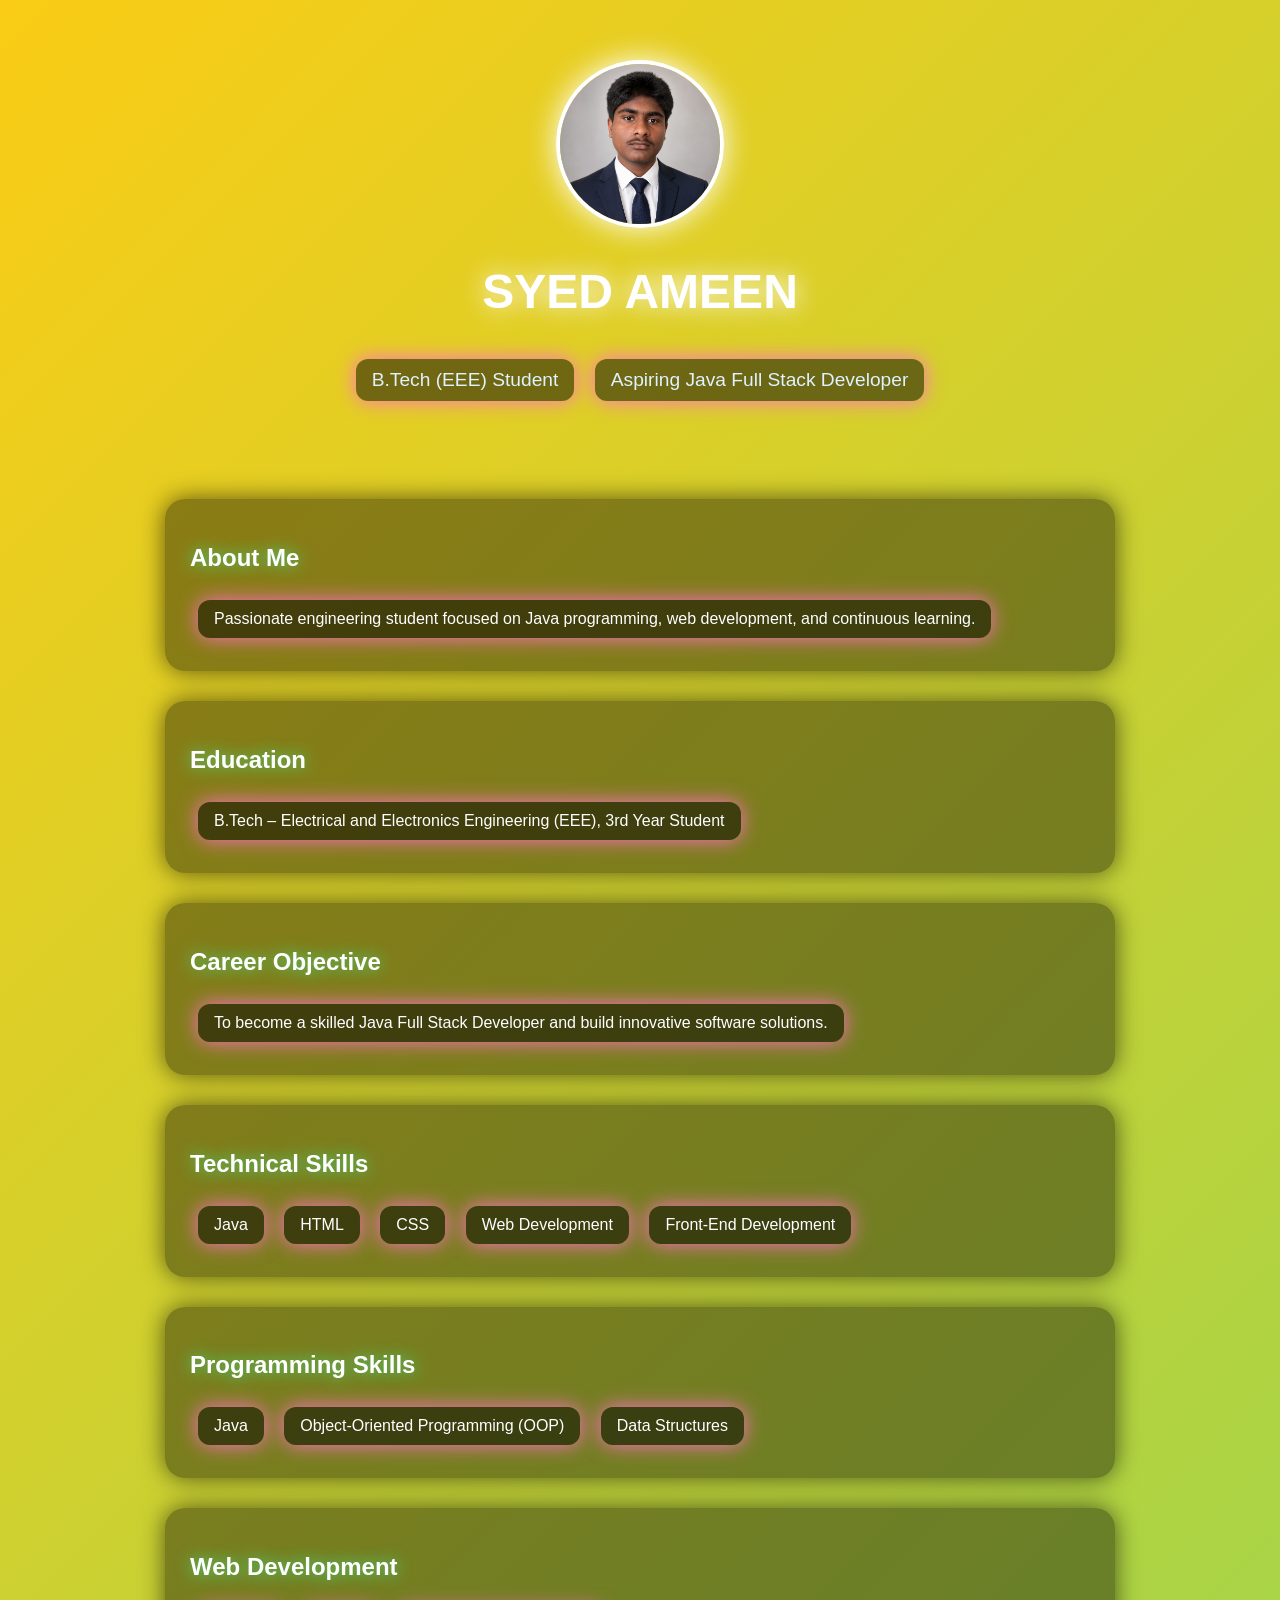
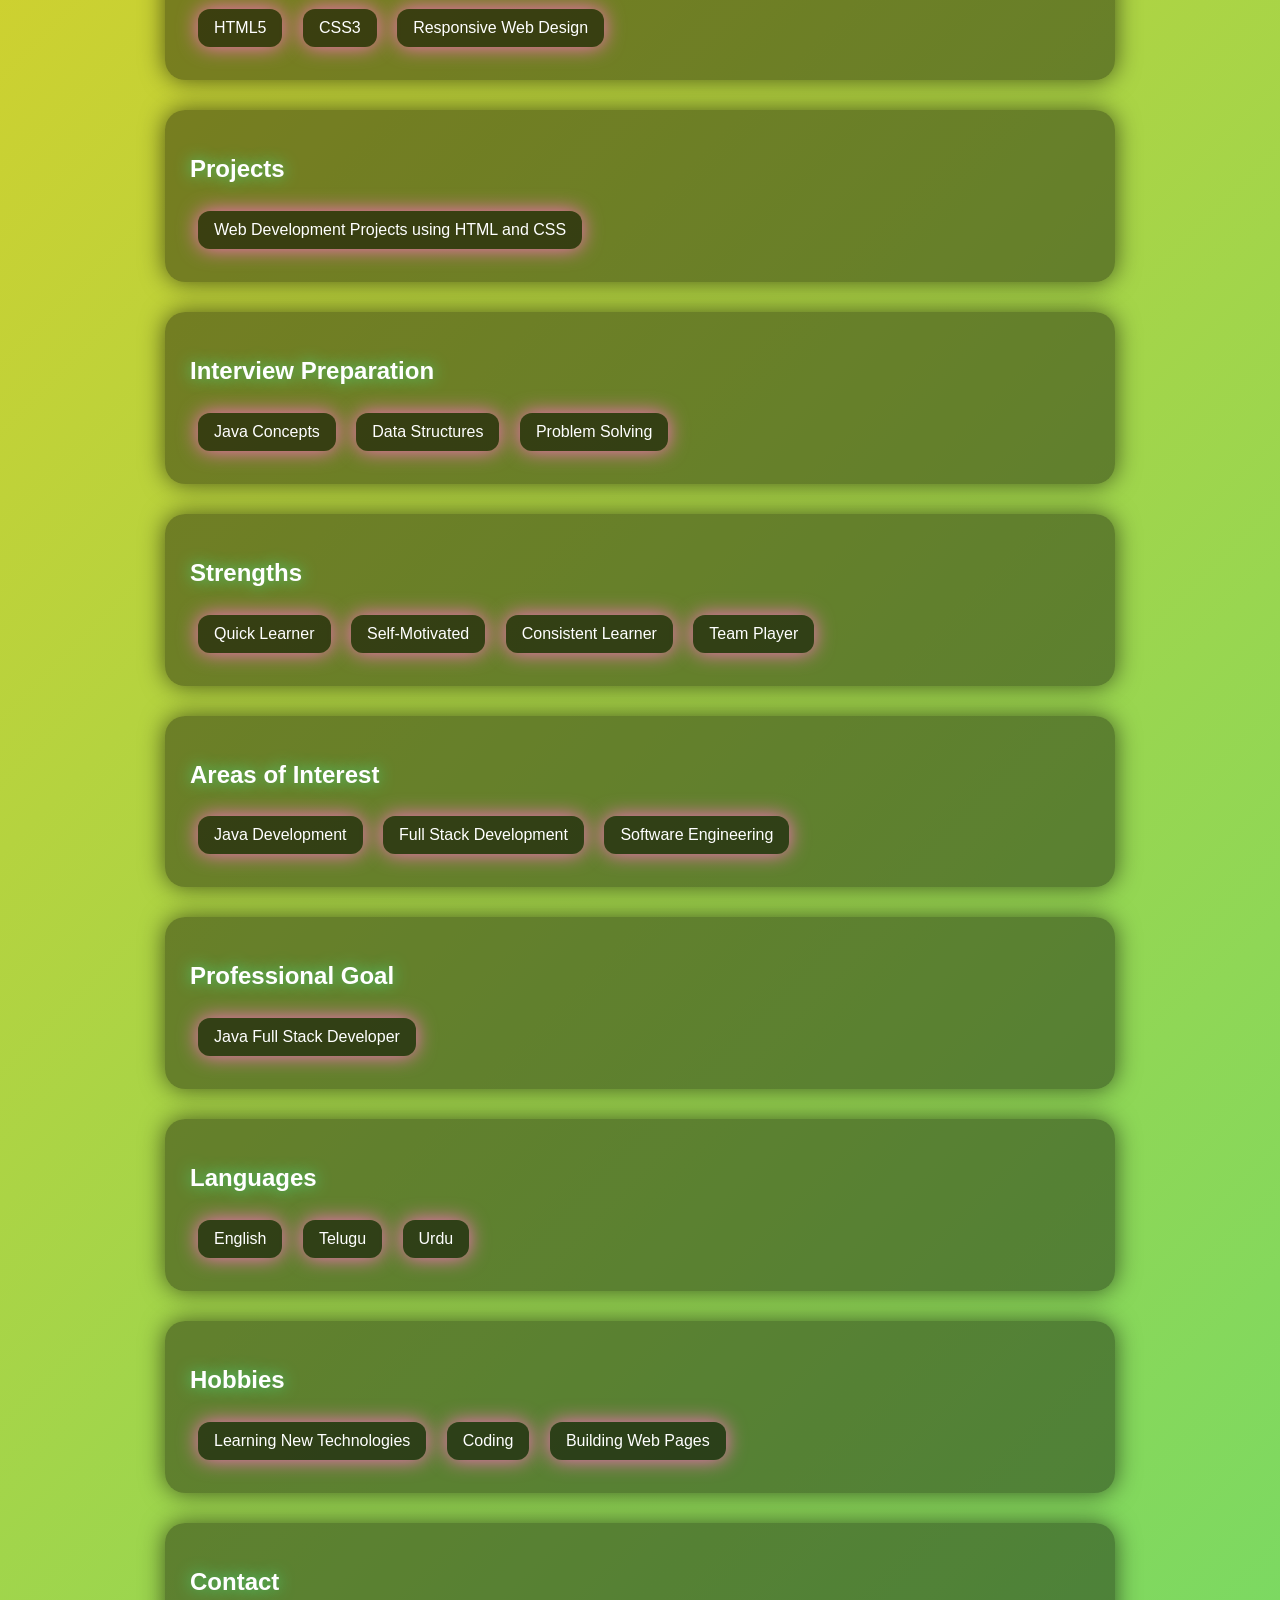
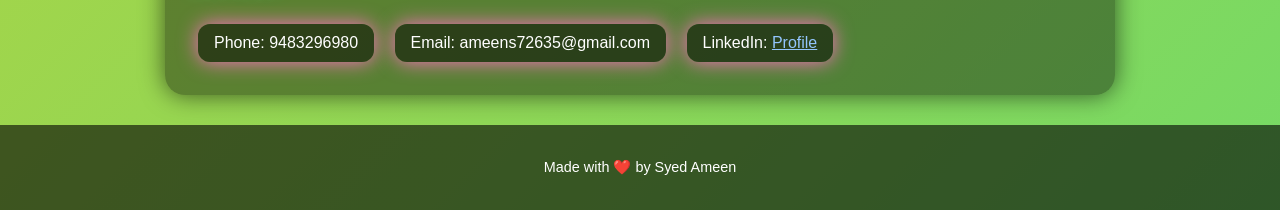
<file: index.html>
<!DOCTYPE html>
<html lang="en">
<head>
  <meta charset="UTF-8">
  <title>Syed Ameen | Resume</title>
  <style>
    /* Moving gradient background */
    body {
      margin: 0;
      font-family: 'Segoe UI', Arial, sans-serif;
      background: linear-gradient(-45deg, #ff6ec4, #7873f5, #4ade80, #facc15);
      background-size: 400% 400%;
      animation: gradientMove 12s ease infinite;
      color: #fff;
    }
    @keyframes gradientMove {
      0% {background-position: 0% 50%;}
      50% {background-position: 100% 50%;}
      100% {background-position: 0% 50%;}
    }

    header {
      text-align: center;
      padding: 60px 20px;
    }
    header h1 {
      font-size: 3rem;
      text-shadow: 0 0 25px #fff;
    }
    header p {
      font-size: 1.2rem;
      margin-top: 10px;
      color: #e0f2fe;
    }
    .profile-pic {
      width: 160px;
      height: 160px;
      border-radius: 50%;
      border: 4px solid #fff;
      box-shadow: 0 0 30px #fff;
      transition: transform 0.6s ease;
    }
    .profile-pic:hover {
      transform: scale(1.2) rotate(12deg);
    }

    /* Highlight sentences with glowing boxes */
    .highlight {
      display: inline-block;
      background: rgba(0,0,0,0.5);
      padding: 10px 16px;
      border-radius: 12px;
      margin: 8px;
      box-shadow: 0 0 20px #ff6ec4;
      animation: pulse 3s infinite;
    }
    @keyframes pulse {
      0% {box-shadow: 0 0 10px #fff;}
      50% {box-shadow: 0 0 30px #facc15;}
      100% {box-shadow: 0 0 10px #fff;}
    }

    section {
      margin: 30px auto;
      max-width: 900px;
      background: rgba(0,0,0,0.4);
      padding: 25px;
      border-radius: 20px;
      box-shadow: 0 0 25px rgba(0,0,0,0.6);
    }
    section h2 {
      color: #fff;
      text-shadow: 0 0 15px #4ade80;
    }

    footer {
      text-align: center;
      padding: 20px;
      background: rgba(0,0,0,0.6);
      color: #fff;
      font-size: 0.9rem;
    }
  </style>
</head>
<body>
  <header>
    <img src="ameen.jpeg" alt="Profile Photo" class="profile-pic">
    <h1>SYED AMEEN</h1>
    <p class="highlight">B.Tech (EEE) Student</p>
    <p class="highlight">Aspiring Java Full Stack Developer</p>
  </header>

  <section>
    <h2>About Me</h2>
    <p class="highlight">Passionate engineering student focused on Java programming, web development, and continuous learning.</p>
  </section>

  <section>
    <h2>Education</h2>
    <p class="highlight">B.Tech – Electrical and Electronics Engineering (EEE), 3rd Year Student</p>
  </section>

  <section>
    <h2>Career Objective</h2>
    <p class="highlight">To become a skilled Java Full Stack Developer and build innovative software solutions.</p>
  </section>

  <section>
    <h2>Technical Skills</h2>
    <p class="highlight">Java</p>
    <p class="highlight">HTML</p>
    <p class="highlight">CSS</p>
    <p class="highlight">Web Development</p>
    <p class="highlight">Front-End Development</p>
  </section>

  <section>
    <h2>Programming Skills</h2>
    <p class="highlight">Java</p>
    <p class="highlight">Object-Oriented Programming (OOP)</p>
    <p class="highlight">Data Structures</p>
  </section>

  <section>
    <h2>Web Development</h2>
    <p class="highlight">HTML5</p>
    <p class="highlight">CSS3</p>
    <p class="highlight">Responsive Web Design</p>
  </section>

  <section>
    <h2>Projects</h2>
    <p class="highlight">Web Development Projects using HTML and CSS</p>
  </section>

  <section>
    <h2>Interview Preparation</h2>
    <p class="highlight">Java Concepts</p>
    <p class="highlight">Data Structures</p>
    <p class="highlight">Problem Solving</p>
  </section>

  <section>
    <h2>Strengths</h2>
    <p class="highlight">Quick Learner</p>
    <p class="highlight">Self-Motivated</p>
    <p class="highlight">Consistent Learner</p>
    <p class="highlight">Team Player</p>
  </section>

  <section>
    <h2>Areas of Interest</h2>
    <p class="highlight">Java Development</p>
    <p class="highlight">Full Stack Development</p>
    <p class="highlight">Software Engineering</p>
  </section>

  <section>
    <h2>Professional Goal</h2>
    <p class="highlight">Java Full Stack Developer</p>
  </section>

  <section>
    <h2>Languages</h2>
    <p class="highlight">English</p>
    <p class="highlight">Telugu</p>
    <p class="highlight">Urdu</p>
  </section>

  <section>
    <h2>Hobbies</h2>
    <p class="highlight">Learning New Technologies</p>
    <p class="highlight">Coding</p>
    <p class="highlight">Building Web Pages</p>
  </section>

  <section>
    <h2>Contact</h2>
    <p class="highlight">Phone: 9483296980</p>
    <p class="highlight">Email: ameens72635@gmail.com</p>
    <p class="highlight">LinkedIn: <a href="https://www.linkedin.com/in/syed-ameen-881496389" target="_blank" style="color:#93c5fd;">Profile</a></p>
  </section>

  <footer>
    <p>Made with ❤️ by Syed Ameen</p>
  </footer>
</body>
</html>
</file>
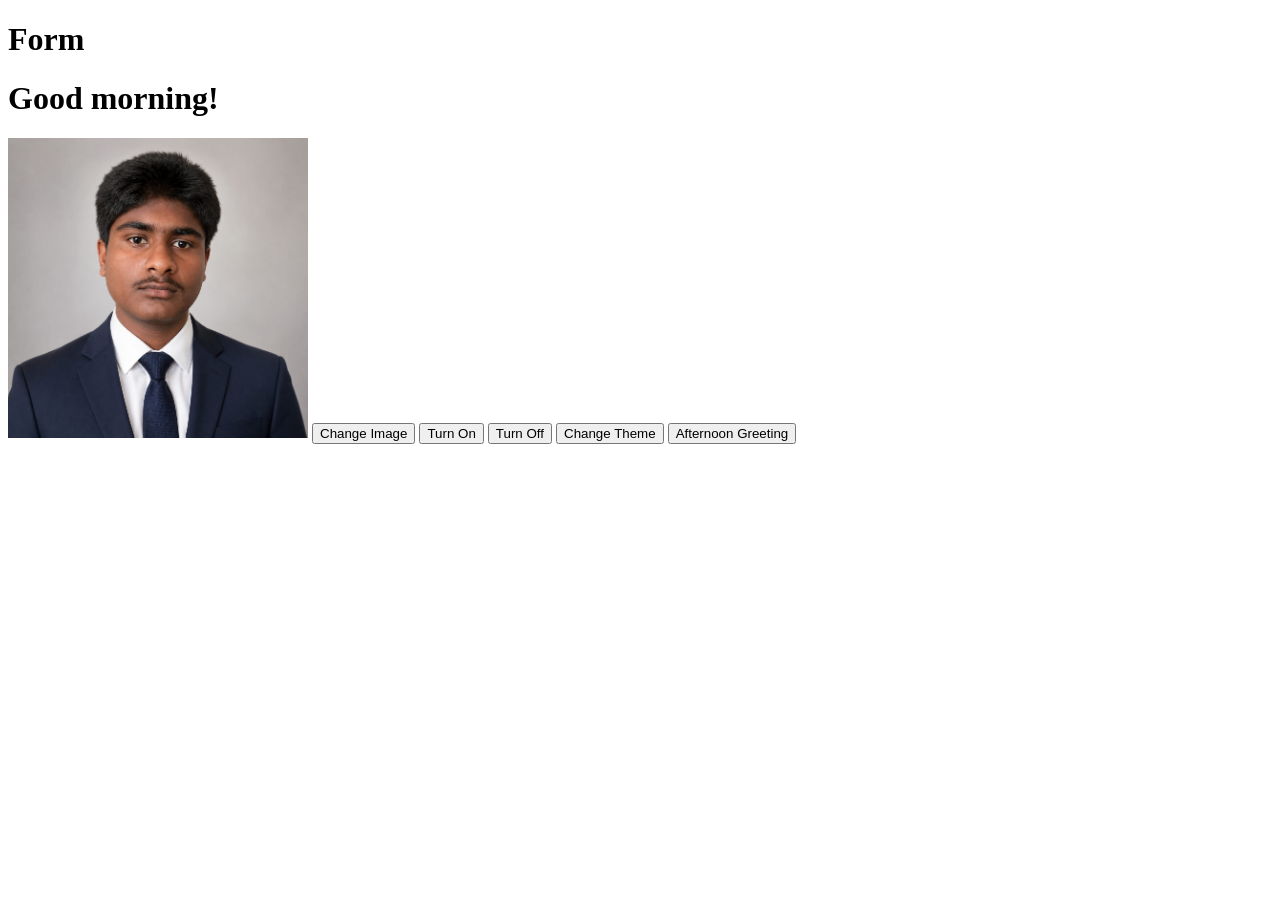
<file: a.html>
<!DOCTYPE html>
<html lang="en">
<head>
    <meta charset="UTF-8">
    <meta name="viewport" content="width=device-width, initial-scale=1.0">
    <title>Interactive Page</title>
    <script>
        let greeting = ["Good morning!", "Good afternoon!", "Good evening!", "Good night!"];
        let num = 0;
        function Greeting_afternoon(){
            let text = document.getElementById("greet");
            text.innerText =greeting[num];
            num+=1;
            if(num >3){
                num = 0;
            }
            
        }

        function turn_on(){
            let light = document.getElementById("on");
            light.src = "ameen.jpeg";
            console.log("Light is on");
        }

        function turn_off(){
            let light = document.getElementById("on");
            light.src = "ameen1.jpeg";
            console.log("Light is off");
        }

        function change_Theme(){
            if(document.body.style.backgroundColor === "black"){
                document.body.style.backgroundColor = "white";
                document.body.style.color = "black";
            } else {
                document.body.style.backgroundColor = "black";
                document.body.style.color = "white";
            }
        }
    </script>
</head>
<body>
    <h1 id="Data">Form</h1>
    <div>
        <form action="add"></form>
        <h1 id="greet">Good morning!</h1>
        <img id="on" src="ameen.jpeg" alt="on" width="300">
        
        <button onclick="document.getElementById('on').src='off.jpeg'">Change Image</button>
        <button onclick="turn_on()">Turn On</button>
        <button onclick="turn_off()">Turn Off</button>
        <button onclick="change_Theme()">Change Theme</button>
        <button onclick="Greeting_afternoon()">Afternoon Greeting</button>
    </div>
</body>
</html>
</file>
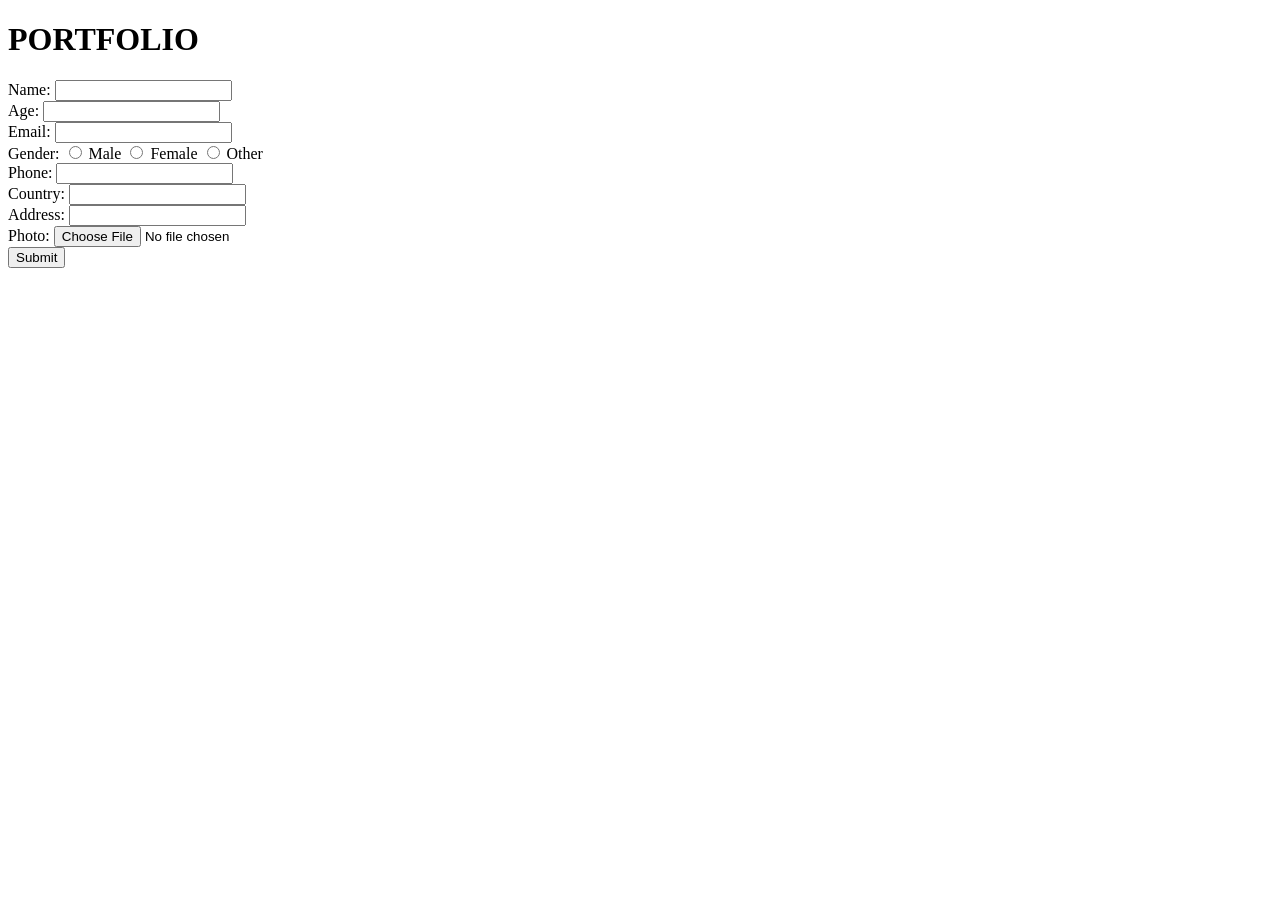
<file: a1.html>
<!DOCTYPE html>
<html lang="en">
<head>
    <meta charset="UTF-8">
    <meta name="viewport" content="width=device-width, initial-scale=1.0">
    <title>Interactive Page</title>
    <script src="a.js"></script>
    </head>
<body>
   <h1><b> PORTFOLIO</b></h1>
    <form id="details">
      <label for="name">Name:</label>
      <input type="text" id="name" name="name" required>
      <br>
      <label for="age">Age:</label>
      <input type="number" id="age" name="age" required>
      <br>
      <label for="email">Email:</label>
      <input type="email" id="email" name="email" required>
      <br>
      <label>Gender:</label>
      <label><input type="radio" name="gender" value="Male" required> Male</label>
      <label><input type="radio" name="gender" value="Female"> Female</label>
      <label><input type="radio" name="gender" value="Other"> Other</label>
      <br>
      <label for="phone">Phone:</label>
      <input type="tel" id="phone" name="phone" required>
      <br>
      <label for="country">Country:</label>
      <input type="text" id="country" name="country" required>
      <br>
      <label for="address">Address:</label>
      <input type="text" id="address" name="address" required>
      <br>
      <label for="photo">Photo:</label>
      <input type="file" id="photo" name="photo" accept="image/*" required>
      <br>
      <button type="submit" id="submitButton">Submit</button>
    </form>
    
</body>
</html>
</file>
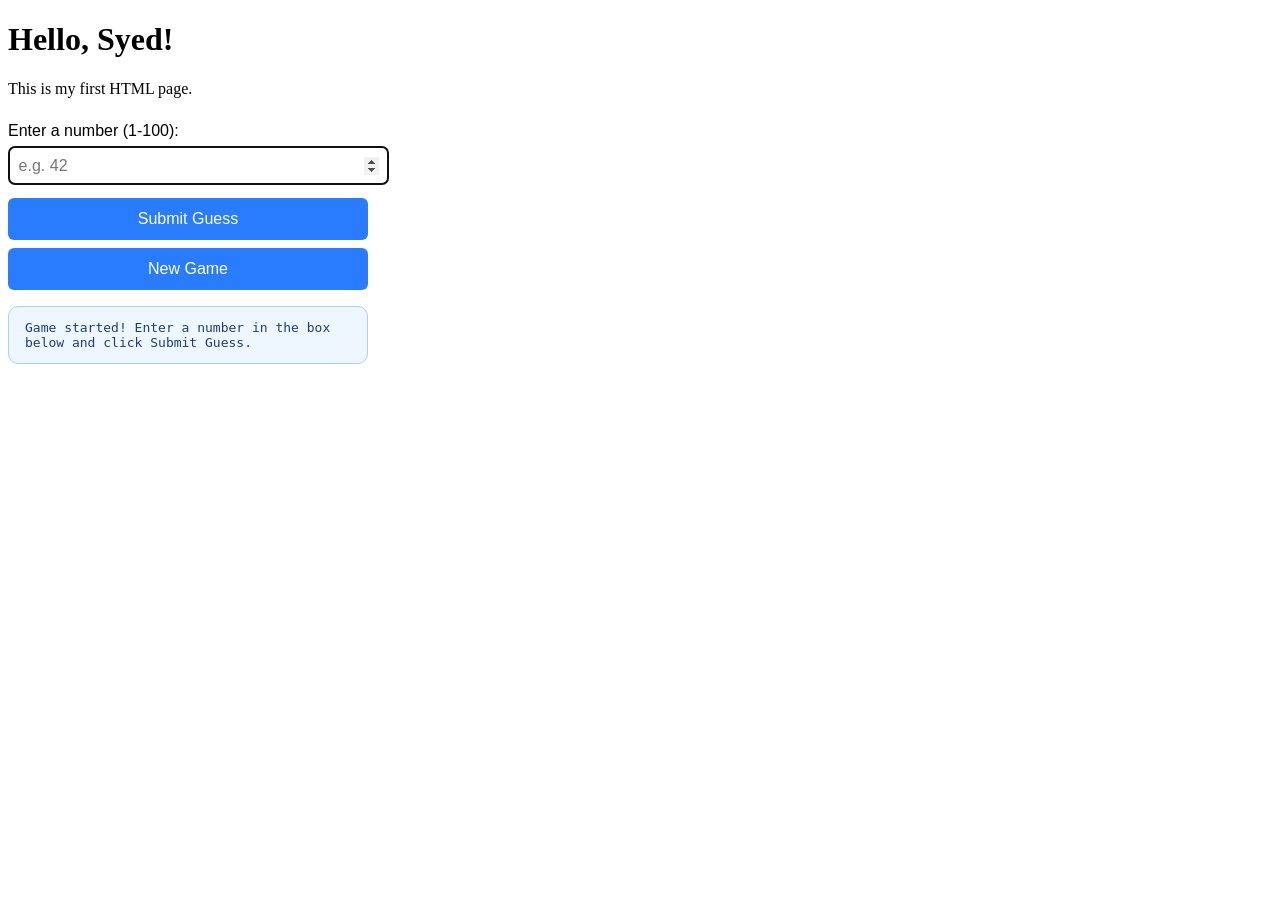
<file: consol.html>
<!DOCTYPE html>
<html>
<head>
  <title>Hello HTML</title>
  <style>
    #guess-container {
      margin-top: 1.5rem;
      max-width: 360px;
      font-family: Arial, sans-serif;
    }

    #guess-container label,
    #guess-container input,
    #guess-container button {
      display: block;
      width: 100%;
    }

    #guess-container input {
      margin: 0.4rem 0 0.8rem;
      padding: 0.6rem;
      border: 1px solid #ccc;
      border-radius: 6px;
      font-size: 1rem;
    }

    #guess-container button {
      padding: 0.75rem;
      border: none;
      border-radius: 6px;
      background: #2a7cff;
      color: white;
      font-size: 1rem;
      cursor: pointer;
    }

    #guess-container button:hover {
      background: #1c64d1;
    }

    #guess-output {
      margin-top: 1rem;
      font-family: monospace;
      white-space: pre-wrap;
    }

    .notification {
      margin: 0.4rem 0;
      padding: 0.8rem 1rem;
      border-radius: 10px;
      border: 1px solid transparent;
    }

    .notification.info {
      background: #eef6ff;
      color: #1c3d7a;
      border-color: #a8d0ff;
    }

    .notification.success {
      background: #e6f7ea;
      color: #1f5f35;
      border-color: #7dd48f;
    }

    .notification.warning {
      background: #fff4e5;
      color: #7a4d1c;
      border-color: #ffcd7d;
    }

    .notification.error {
      background: #ffecec;
      color: #7a1c1c;
      border-color: #ff9c9c;
    }
  </style>
  <script src="script.js"></script>
  <script src="atm.js"></script>
</head>
<body>
  <h1>Hello, Syed!</h1>
  <p>This is my first HTML page.</p>

  <div id="guess-container">
    <label for="guess-input">Enter a number (1-100):</label>
    <input id="guess-input" type="number" min="1" max="100" placeholder="e.g. 42" />
    <button type="button" onclick="runGuessFromInput()">Submit Guess</button>
    <button type="button" onclick="initGame()" style="margin-top: 0.5rem;">New Game</button>
    <div id="guess-output" style="margin-top: 1rem; font-family: monospace; white-space: pre-wrap;"></div>
  </div>
</body>
</html>
</file>
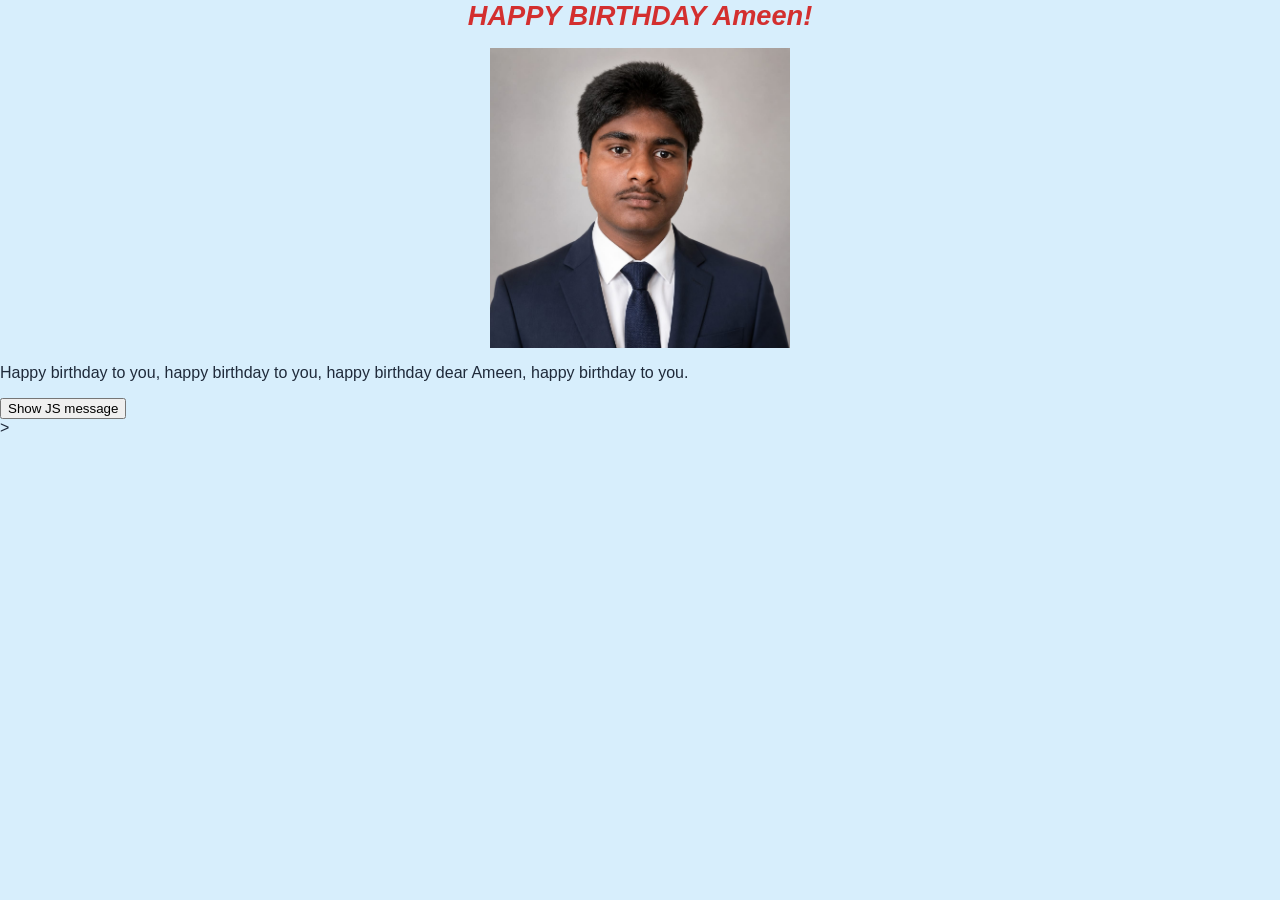
<file: html.html>
<!DOCTYPE html>
<html lang="en">
<head>
  <meta charset="UTF-8">
  <meta name="viewport" content="width=device-width, initial-scale=1.0">
  <title>Normal Code Example</title>
  <link rel="stylesheet" href="css.css">
</head>
<body>
  <header>
    
  </header>
    <div>
        <h1 id="great">HAPPY BRITHDAY</h1>
        <img src="ameen.jpeg" type="jpeg/image" alt="Sample Image" width="300">
        <p>
            Happy birthday to you, happy birthday to you, happy birthday dear Ameen, happy birthday to you.
        </p>
        <button id="showBtn">Show JS message</button>
      </div>
  
  <script src="s.js"></script>  
</body>
</html>
>
</file>
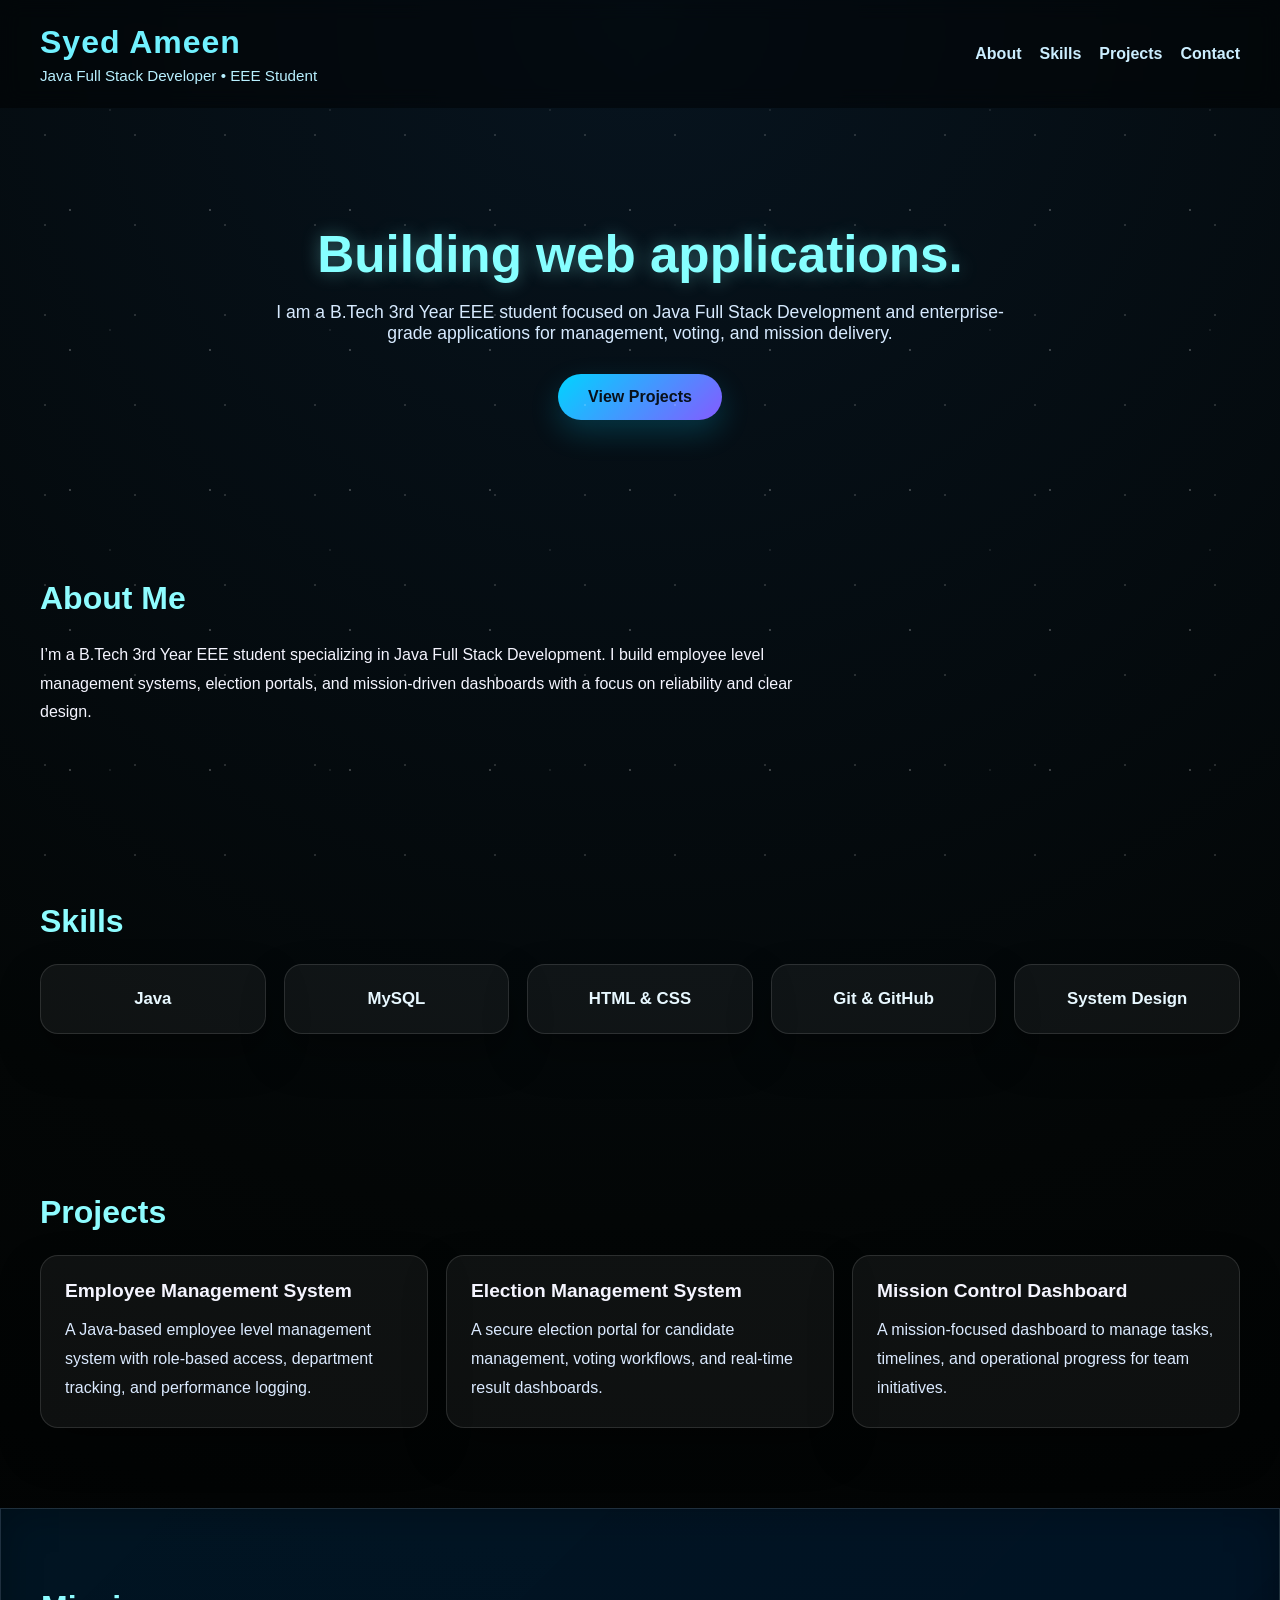
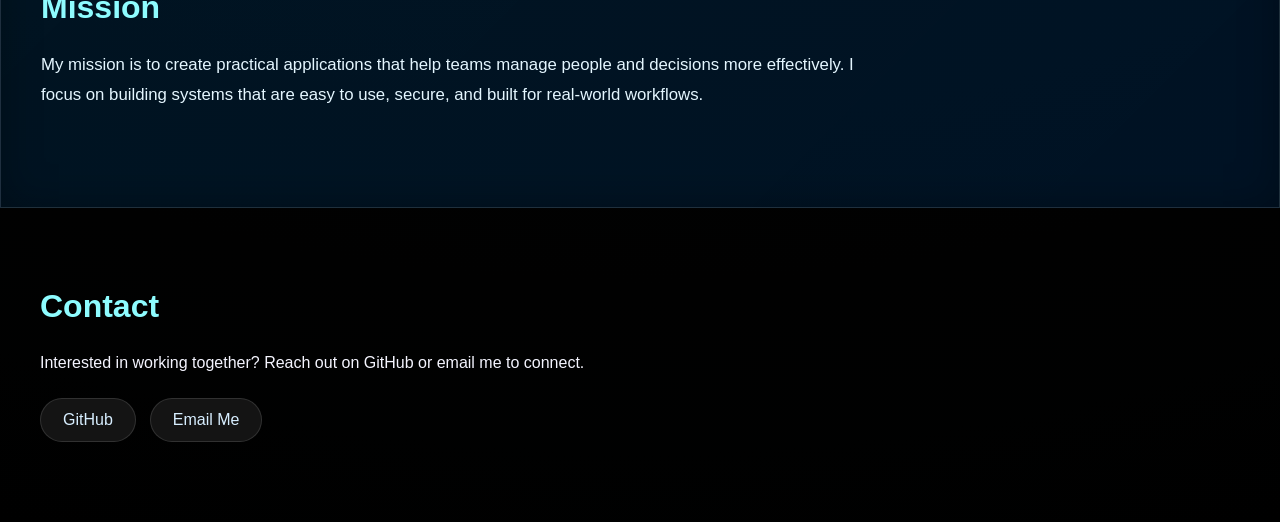
<file: portfolio.html>
<!DOCTYPE html>
<html lang="en">
<head>
  <meta charset="UTF-8">
  <meta name="viewport" content="width=device-width, initial-scale=1.0">
  <title>Syed Ameen Portfolio</title>
  <link rel="stylesheet" href="portfolio.css">
</head>
<body>
  <div class="stars"></div>

  <header>
    <div class="brand">
      <h1>Syed Ameen</h1>
      <p>Java Full Stack Developer • EEE Student</p>
    </div>
    <nav>
      <a href="#about">About</a>
      <a href="#skills">Skills</a>
      <a href="#projects">Projects</a>
      <a href="#contact">Contact</a>
    </nav>
  </header>

  <section class="hero">
    <div class="hero-content">
      <h2>Building web applications.</h2>
      <p>I am a B.Tech 3rd Year EEE student focused on Java Full Stack Development and enterprise-grade applications for management, voting, and mission delivery.</p>
      <a href="#projects" class="button">View Projects</a>
    </div>
  </section>

  <section id="about" class="panel">
    <h2>About Me</h2>
    <p>I’m a B.Tech 3rd Year EEE student specializing in Java Full Stack Development. I build employee level management systems, election portals, and mission-driven dashboards with a focus on reliability and clear design.</p>
  </section>

  <section id="skills" class="panel">
    <h2>Skills</h2>
    <div class="skills-grid">
      <div class="skill-card">Java</div>
      <div class="skill-card">MySQL</div>
      <div class="skill-card">HTML & CSS</div>
      <div class="skill-card">Git & GitHub</div>
      <div class="skill-card">System Design</div>
    </div>
  </section>

  <section id="projects" class="panel">
    <h2>Projects</h2>
    <div class="projects-grid">
      <article class="project-card">
        <h3>Employee Management System</h3>
        <p>A Java-based employee level management system with role-based access, department tracking, and performance logging.</p>
      </article>
      <article class="project-card">
        <h3>Election Management System</h3>
        <p>A secure election portal for candidate management, voting workflows, and real-time result dashboards.</p>
      </article>
      <article class="project-card">
        <h3>Mission Control Dashboard</h3>
        <p>A mission-focused dashboard to manage tasks, timelines, and operational progress for team initiatives.</p>
      </article>
    </div>
  </section>

  <section id="mission" class="panel mission-panel">
    <h2>Mission</h2>
    <p>My mission is to create practical applications that help teams manage people and decisions more effectively. I focus on building systems that are easy to use, secure, and built for real-world workflows.</p>
  </section>

  <section id="contact" class="panel contact-panel">
    <h2>Contact</h2>
    <p>Interested in working together? Reach out on GitHub or email me to connect.</p>
    <div class="contact-links">
      <a href="https://github.com" target="_blank" rel="noreferrer">GitHub</a>
      <a href="mailto:syed.ameen@example.com">Email Me</a>
    </div>
  </section>
</body>
</html>
</file>
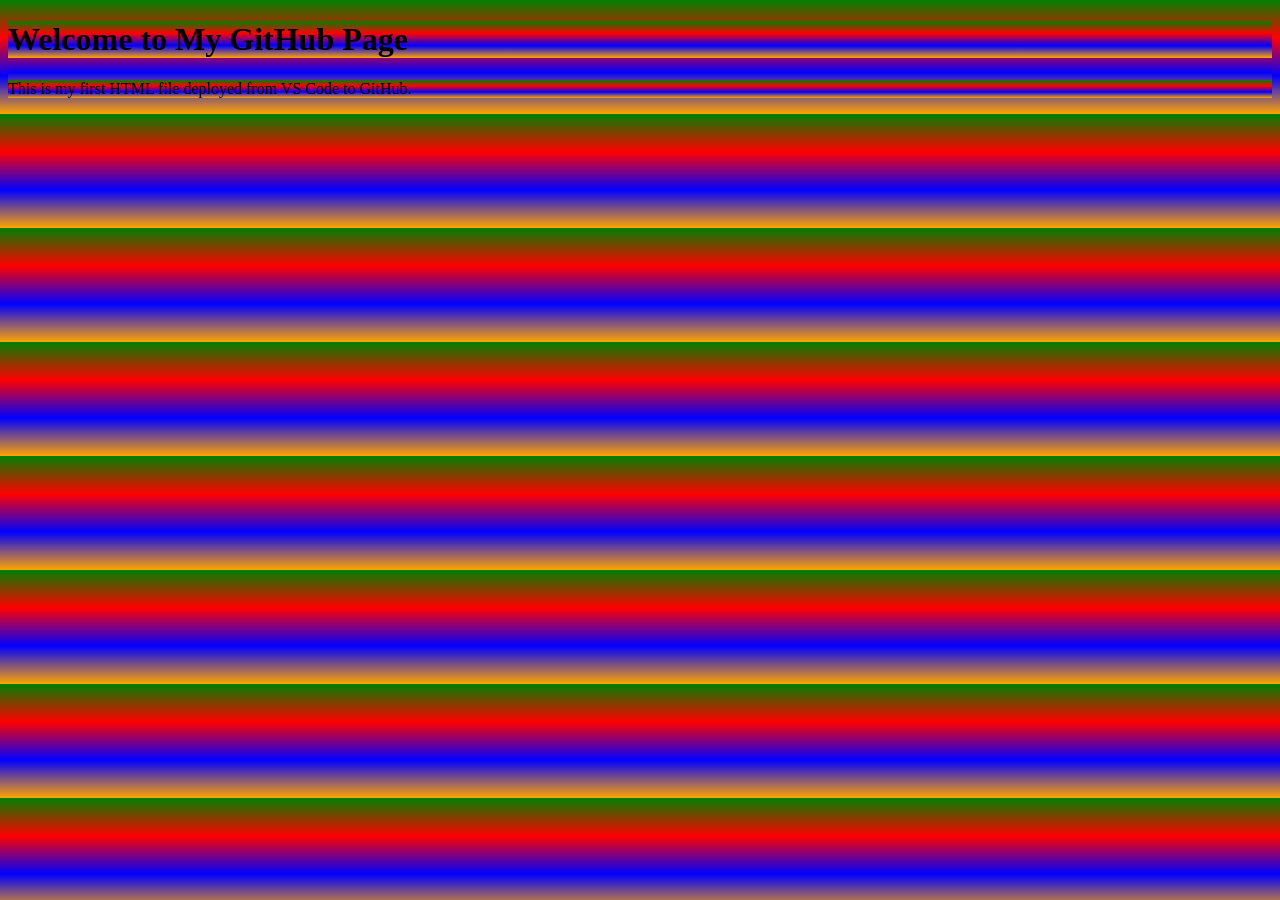
<file: s.html>
<!DOCTYPE html>
<html>
<head>
    <title>My First GitHub Page</title>
    <link rel="stylesheet" type="text/css" href="s.css">
</head>
<body>
    <h1>Welcome to My GitHub Page</h1>
    <p>This is my first HTML file deployed from VS Code to GitHub.</p>
</body>
</html>
</file>
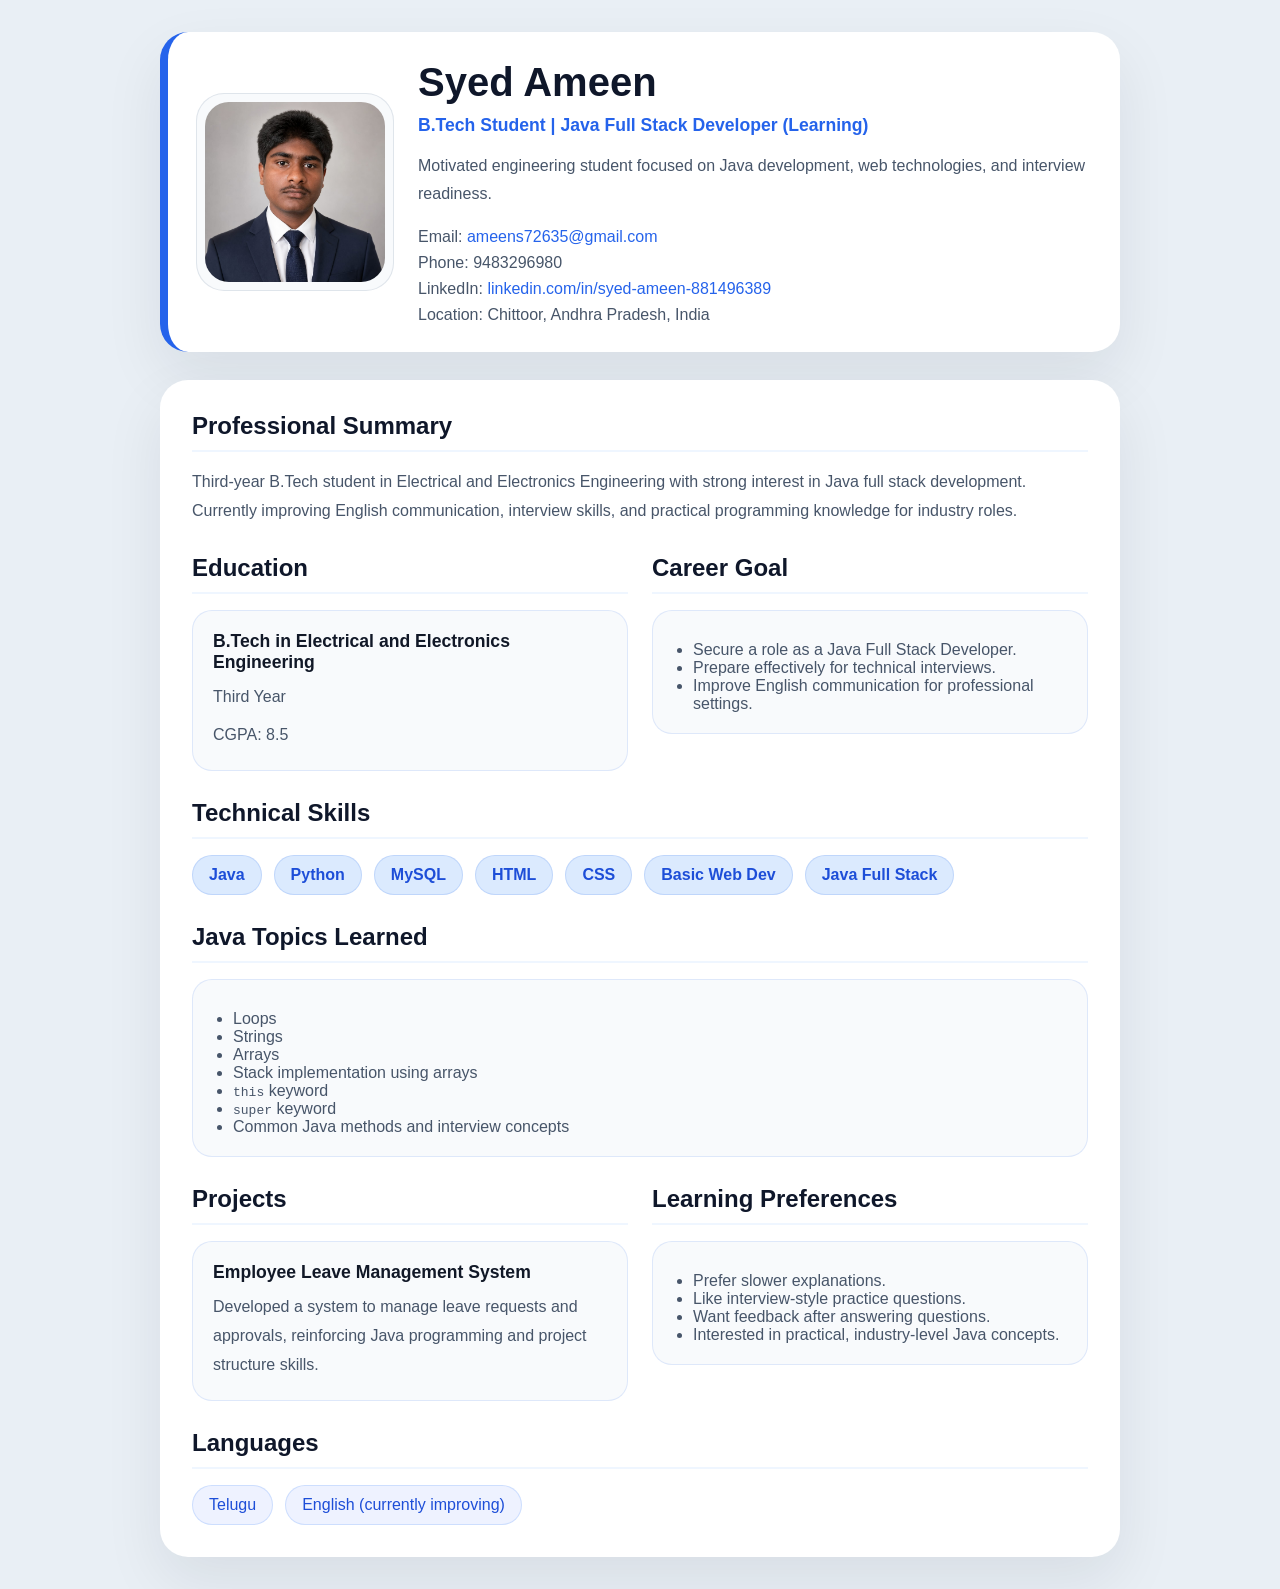
<file: student.html>
<!DOCTYPE html>
<html lang="en">
<head>
  <meta charset="UTF-8">
  <title>Professional Resume</title>
  <link rel="stylesheet" href="product.css">
</head>
<body>
  <div class="container">
    <header class="resume-header">
      <div class="photo-frame">
        <img src="ameen.jpeg" alt="Student Photo" class="profile-photo">
      </div>
      <div class="header-content">
        <h1>Syed Ameen</h1>
        <p class="title">B.Tech Student | Java Full Stack Developer (Learning)</p>
        <p class="tagline">Motivated engineering student focused on Java development, web technologies, and interview readiness.</p>
        <ul class="contact-list">
          <li>Email: <a href="mailto:ameens72635@gmail.com">ameens72635@gmail.com</a></li>
          <li>Phone: 9483296980</li>
          <li>LinkedIn: <a href="https://www.linkedin.com/in/syed-ameen-881496389" target="_blank">linkedin.com/in/syed-ameen-881496389</a></li>
          <li>Location: Chittoor, Andhra Pradesh, India</li>
        </ul>
      </div>
    </header>

    <main class="resume-card">
      <section class="section-block">
        <h2>Professional Summary</h2>
        <p>Third-year B.Tech student in Electrical and Electronics Engineering with strong interest in Java full stack development. Currently improving English communication, interview skills, and practical programming knowledge for industry roles.</p>
      </section>

      <section class="section-block split-grid">
        <div>
          <h2>Education</h2>
          <div class="item-block">
            <h3>B.Tech in Electrical and Electronics Engineering</h3>
            <p>Third Year</p>
            <p>CGPA: 8.5</p>
          </div>
        </div>

        <div>
          <h2>Career Goal</h2>
          <div class="item-block">
            <ul>
              <li>Secure a role as a Java Full Stack Developer.</li>
              <li>Prepare effectively for technical interviews.</li>
              <li>Improve English communication for professional settings.</li>
            </ul>
          </div>
        </div>
      </section>

      <section class="section-block">
        <h2>Technical Skills</h2>
        <div class="skills">
          <span class="skill-badge">Java</span>
          <span class="skill-badge">Python</span>
          <span class="skill-badge">MySQL</span>
          <span class="skill-badge">HTML</span>
          <span class="skill-badge">CSS</span>
          <span class="skill-badge">Basic Web Dev</span>
          <span class="skill-badge">Java Full Stack</span>
        </div>
      </section>

      <section class="section-block">
        <h2>Java Topics Learned</h2>
        <div class="item-block">
          <ul>
            <li>Loops</li>
            <li>Strings</li>
            <li>Arrays</li>
            <li>Stack implementation using arrays</li>
            <li><code>this</code> keyword</li>
            <li><code>super</code> keyword</li>
            <li>Common Java methods and interview concepts</li>
          </ul>
        </div>
      </section>

      <section class="section-block split-grid">
        <div>
          <h2>Projects</h2>
          <div class="item-block">
            <h3>Employee Leave Management System</h3>
            <p>Developed a system to manage leave requests and approvals, reinforcing Java programming and project structure skills.</p>
          </div>
        </div>

        <div>
          <h2>Learning Preferences</h2>
          <div class="item-block">
            <ul>
              <li>Prefer slower explanations.</li>
              <li>Like interview-style practice questions.</li>
              <li>Want feedback after answering questions.</li>
              <li>Interested in practical, industry-level Java concepts.</li>
            </ul>
          </div>
        </div>
      </section>

      <section class="section-block">
        <h2>Languages</h2>
        <div class="languages">
          <span>Telugu</span>
          <span>English (currently improving)</span>
        </div>
      </section>
    </main>
  </div>
</body>
</html>
</file>
<file: css.css>
body {
  margin: 0;
  padding: 0;
  font-family: Arial, sans-serif;
  background-color: #d7eefc;
  color: #1f2a3a;
}

.photo-card {
  max-width: 340px;
  margin: 2rem auto;        
  padding: 1rem;
  background-color:lightgreen;
  border: 5px solid #85b7ff;
  border-radius: 18px;
  text-align: center;
}

.photo-card img {
  width: 250px;
  max-width: 100%;
  height: auto;
  display: block;
  margin: 0 auto 1rem;
  border-radius: 14px;
  border: 5px solid #cfe6ff;
  background-color: #eaf4ff;
}

.photo-card p {
  margin: 0;
  line-height: 1.5;
}

h1 {
  margin-top: 0;
  margin-bottom: 1rem;
  color: #d32f2f;
  font-size: 1.7rem;
}
</file>
<file: portfolio.css>
body {
  margin: 0;
  padding: 0;
  min-height: 100vh;
  background: radial-gradient(circle at top, #07141f 0%, #030606 55%, #000000 100%);
  color: #f5f5ff;
  font-family: "Segoe UI", Tahoma, Geneva, Verdana, sans-serif;
  overflow-x: hidden;
}

body::before {
  content: "";
  position: fixed;
  inset: 0;
  background:
    radial-gradient(circle, rgba(255,255,255,0.9) 1px, transparent 1px),
    radial-gradient(circle, rgba(255,255,255,0.6) 1px, transparent 1px),
    radial-gradient(circle, rgba(255,255,255,0.35) 1px, transparent 1px),
    url('https://www.transparenttextures.com/patterns/stardust.png');
  background-size: 140px 140px, 90px 90px, 220px 220px, auto;
  animation: starMove 120s linear infinite;
  opacity: 0.24;
  pointer-events: none;
}

@keyframes starMove {
  from {
    background-position: 0 0, 0 0, 0 0, 0 0;
  }
  to {
    background-position: -1200px 800px, 900px -1000px, -1700px 1200px, -800px 1400px;
  }
}

header {
  display: flex;
  justify-content: space-between;
  align-items: center;
  padding: 24px 40px;
  position: sticky;
  top: 0;
  z-index: 1;
  background: rgba(0, 0, 0, 0.45);
  backdrop-filter: blur(10px);
}

.brand h1 {
  margin: 0;
  font-size: clamp(1.8rem, 2.5vw, 3rem);
  letter-spacing: 1px;
  color: #70f1ff;
}

.brand p {
  margin: 6px 0 0;
  color: #b8f0ff;
  font-size: 0.95rem;
}

nav {
  display: flex;
  gap: 18px;
}

nav a {
  color: #cceeff;
  text-decoration: none;
  font-weight: 600;
  transition: color 0.2s ease;
}

nav a:hover {
  color: #ffffff;
}

.hero {
  padding: 120px 40px 80px;
  text-align: center;
}

.hero-content {
  max-width: 880px;
  margin: 0 auto;
}

.hero h2 {
  font-size: clamp(2rem, 4vw, 4rem);
  line-height: 1.05;
  margin: 0 0 20px;
  color: #86ffff;
  text-shadow: 0 0 18px rgba(134, 255, 255, 0.35);
}

.hero p {
  font-size: 1.1rem;
  color: #d7eaff;
  max-width: 760px;
  margin: 0 auto 30px;
}

.button {
  display: inline-block;
  padding: 14px 30px;
  border-radius: 999px;
  background: linear-gradient(135deg, #00d4ff, #845bff);
  color: #08101a;
  font-weight: 700;
  text-decoration: none;
  box-shadow: 0 12px 30px rgba(0, 212, 255, 0.2);
}

.panel {
  padding: 80px 40px;
}

.panel h2 {
  margin-top: 0;
  font-size: 2rem;
  margin-bottom: 24px;
  color: #8efcff;
}

.panel p {
  font-size: 1rem;
  line-height: 1.8;
  max-width: 760px;
}

.skills-grid,
.projects-grid {
  display: grid;
  gap: 18px;
  grid-template-columns: repeat(auto-fit, minmax(180px, 1fr));
}

.skill-card,
.project-card {
  background: rgba(255, 255, 255, 0.05);
  border: 1px solid rgba(255, 255, 255, 0.12);
  border-radius: 18px;
  padding: 24px;
  box-shadow: 0 20px 40px rgba(0, 0, 0, 0.35);
  transition: transform 0.25s ease, border-color 0.25s ease, background 0.25s ease;
}

.skill-card:hover,
.project-card:hover {
  transform: translateY(-6px);
  border-color: rgba(134, 255, 255, 0.4);
  background: rgba(0, 55, 80, 0.75);
}

.skill-card {
  font-size: 1.05rem;
  font-weight: 700;
  color: #e8f8ff;
  text-align: center;
}

.project-card h3 {
  margin-top: 0;
  margin-bottom: 14px;
  font-size: 1.2rem;
}

.project-card p {
  margin: 0;
  color: #dbeaff;
}

.mission-panel {
  background: linear-gradient(135deg, rgba(0, 40, 70, 0.45), rgba(0, 20, 40, 0.9));
  border: 1px solid rgba(255, 255, 255, 0.12);
  box-shadow: inset 0 0 40px rgba(0, 0, 0, 0.3);
}

.mission-panel p {
  max-width: 840px;
  font-size: 1.05rem;
  color: #e4f6ff;
}

.contact-panel {
  background: rgba(0, 0, 0, 0.35);
}

.contact-links {
  margin-top: 20px;
  display: flex;
  flex-wrap: wrap;
  gap: 14px;
}

.contact-links a {
  display: inline-block;
  padding: 12px 22px;
  border-radius: 999px;
  background: rgba(255, 255, 255, 0.08);
  color: #d7eeff;
  text-decoration: none;
  border: 1px solid rgba(255, 255, 255, 0.12);
  transition: background 0.2s ease, transform 0.2s ease;
}

.contact-links a:hover {
  background: rgba(134, 255, 255, 0.18);
  transform: translateY(-2px);
}

@media (max-width: 780px) {
  header {
    flex-direction: column;
    align-items: flex-start;
    gap: 16px;
  }

  .hero {
    padding-top: 90px;
  }

  .panel {
    padding: 60px 24px;
  }
}
</file>
<file: s.css>
*{
    background:linear-gradient(green, red, blue, orange);
}
</file>
<file: product.css>
body {
  margin: 0;
  min-height: 100vh;
  font-family: 'Segoe UI', Arial, sans-serif;
  background: #e9eff5;
  color: #1f2937;
  display: flex;
  align-items: center;
  justify-content: center;
  padding: 32px;
}

.container {
  width: min(100%, 960px);
}

.resume-header,
.resume-card {
  background: #ffffff;
  border-radius: 28px;
  box-shadow: 0 24px 60px rgba(15, 23, 42, 0.08);
}

.resume-header {
  display: flex;
  flex-wrap: wrap;
  align-items: center;
  gap: 24px;
  padding: 28px;
  margin-bottom: 28px;
  border-left: 8px solid #2563eb;
}

.photo-frame {
  padding: 8px;
  background: #f8fafc;
  border-radius: 28px;
  border: 1px solid rgba(148, 163, 184, 0.25);
}

.profile-photo {
  display: block;
  width: 180px;
  height: 180px;
  object-fit: cover;
  border-radius: 24px;
  transition: transform 0.45s ease;
}

.profile-photo:hover {
  transform: rotate(8deg) scale(1.02);
}

.header-content {
  flex: 1;
  min-width: 260px;
}

.resume-header h1 {
  margin: 0;
  font-size: 2.5rem;
  color: #0f172a;
}

.title {
  margin: 10px 0 0;
  color: #2563eb;
  font-size: 1.1rem;
  font-weight: 600;
}

.tagline {
  margin: 16px 0 0;
  font-size: 1rem;
  line-height: 1.75;
  color: #475569;
  max-width: 720px;
}

.contact-list {
  margin: 20px 0 0;
  padding: 0;
  list-style: none;
  display: grid;
  gap: 8px;
  color: #475569;
}

.contact-list li a {
  color: #2563eb;
  text-decoration: none;
}

.contact-list li a:hover {
  text-decoration: underline;
}

.resume-card {
  padding: 32px;
}

.section-block {
  margin-bottom: 28px;
}

.section-block:last-child {
  margin-bottom: 0;
}

.section-block h2 {
  margin: 0 0 16px;
  font-size: 1.5rem;
  color: #0f172a;
  border-bottom: 2px solid #eff6ff;
  padding-bottom: 10px;
}

.section-block p,
.section-block ul,
.section-block .languages {
  margin: 0;
  color: #475569;
}

.section-block p {
  line-height: 1.8;
}

.split-grid {
  display: grid;
  grid-template-columns: repeat(auto-fit, minmax(300px, 1fr));
  gap: 24px;
}

.item-block {
  background: #f8fafc;
  border-radius: 20px;
  padding: 20px;
  border: 1px solid rgba(37, 99, 235, 0.12);
}

.item-block h3 {
  margin: 0;
  font-size: 1.1rem;
  color: #111827;
}

.item-block p,
.item-block ul {
  margin: 10px 0 0;
  color: #475569;
}

.item-block ul {
  padding-left: 20px;
}

.skills {
  display: flex;
  flex-wrap: wrap;
  gap: 12px;
}

.skill-badge {
  background: #dbeafe;
  color: #1d4ed8;
  padding: 10px 16px;
  border-radius: 999px;
  font-weight: 600;
  border: 1px solid rgba(37, 99, 235, 0.15);
}

.info-tag {
  display: inline-block;
  margin-bottom: 10px;
  padding: 10px 16px;
  border-radius: 18px;
  font-weight: 600;
}

.strength {
  background: #e0f2fe;
  color: #0369a1;
  border: 1px solid rgba(56, 189, 248, 0.25);
}

.weakness {
  background: #ffedd5;
  color: #c2410c;
  border: 1px solid rgba(251, 146, 60, 0.25);
}

.languages {
  display: flex;
  flex-wrap: wrap;
  gap: 12px;
}

.languages span {
  background: #eef2ff;
  color: #1d4ed8;
  padding: 10px 16px;
  border-radius: 999px;
  border: 1px solid rgba(59, 130, 246, 0.18);
}

@media (max-width: 720px) {
  .resume-header,
  .resume-card {
    padding: 24px;
  }

  .resume-header {
    border-left-width: 6px;
  }

  .resume-header h1 {
    font-size: 2.2rem;
  }
}
</file>
